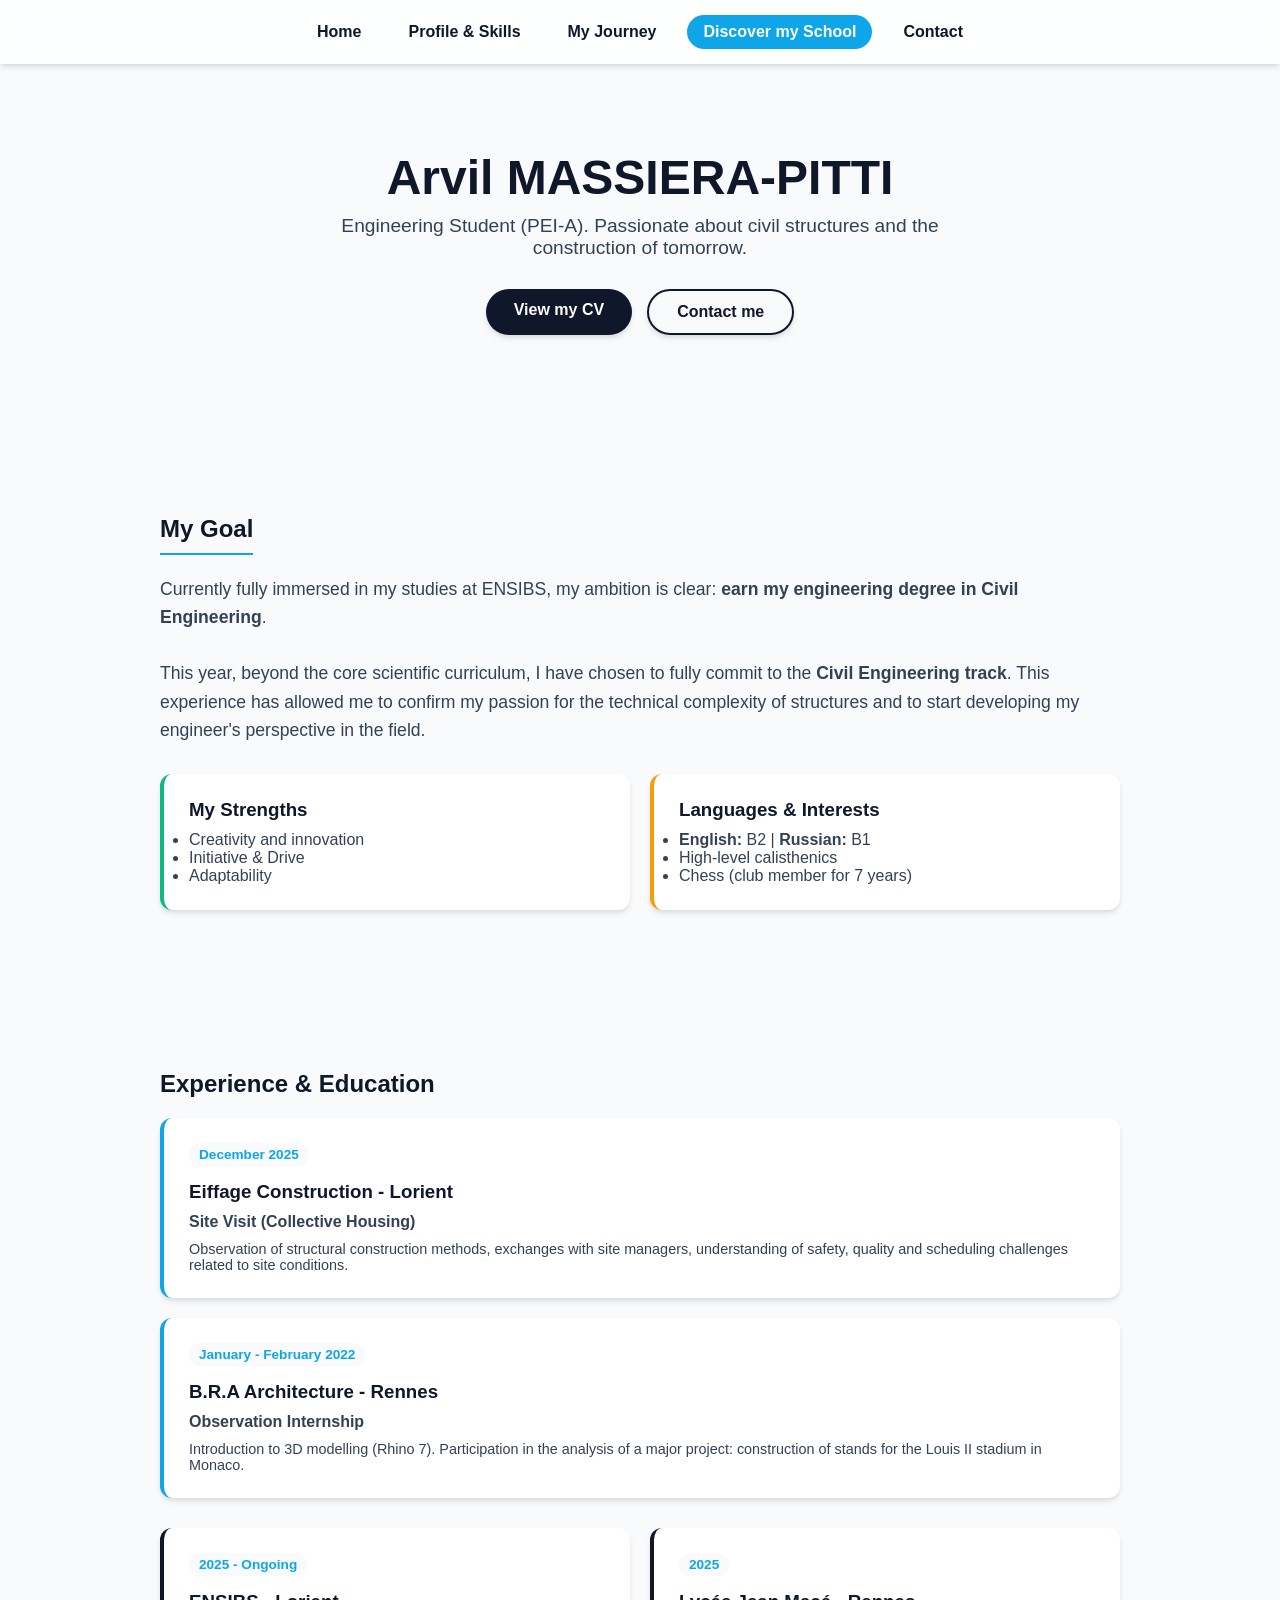
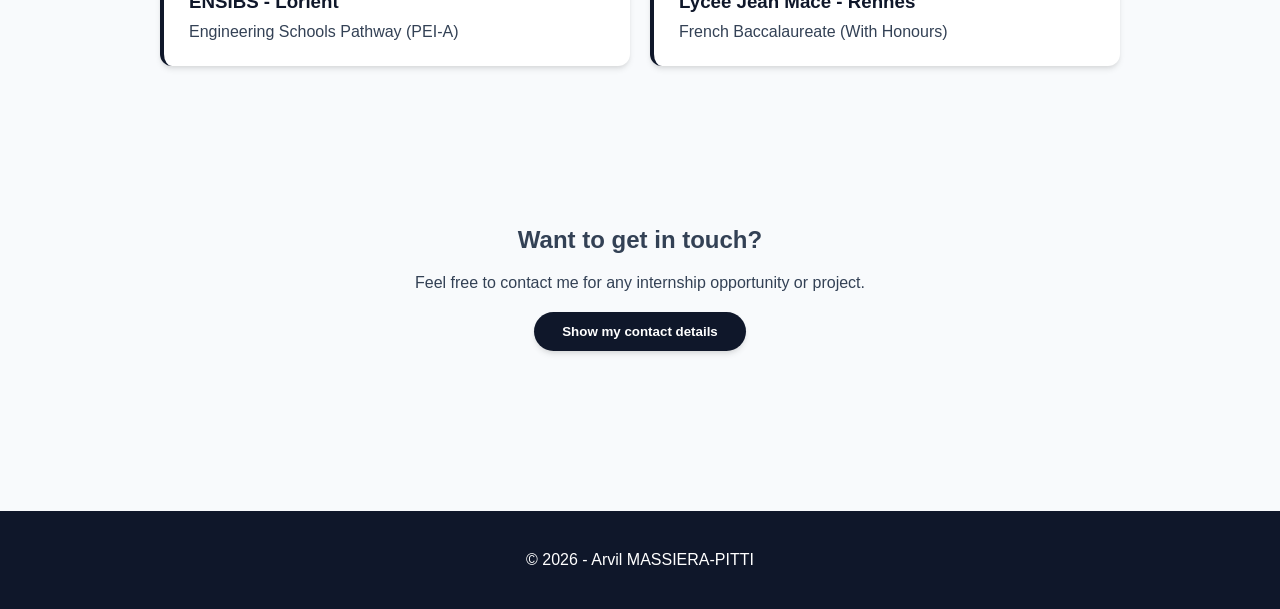
<file: index.html>
<!DOCTYPE html>
<html lang="fr">
<head>
    <meta charset="UTF-8">
    <meta name="viewport" content="width=device-width, initial-scale=1.0">
    <title>Portfolio | Arvil MASSIERA-PITTI</title>
    <link rel="stylesheet" href="style.css">
</head>
<body>

    <nav>
        <a href="#accueil">Home</a>
        <a href="#profil">Profile & Skills</a>
        <a href="#parcours">My Journey</a>
        <a href="ensibs.html" class="active-link">Discover my School</a>
        <a href="#contact">Contact</a>
    </nav>

    <section id="accueil" class="hero">
        <h1>Arvil MASSIERA-PITTI</h1>
        <p>Engineering Student (PEI-A). Passionate about civil structures and the construction of tomorrow.</p>
        <div style="display: flex; justify-content: center; gap: 15px;">
            <a href="#parcours" class="btn">View my CV</a>
            <a href="#contact" class="btn btn-outline">Contact me</a>
        </div>
    </section>

    <section id="profil">
        <h2 style="color: var(--primary-color); border-bottom: 2px solid var(--accent-color); padding-bottom: 10px; display: inline-block;">My Goal</h2>
        <p style="margin-top: 20px; font-size: 1.1rem; line-height: 1.6;">
            Currently fully immersed in my studies at ENSIBS, my ambition is clear: <strong>earn my engineering degree in Civil Engineering</strong>. 
            <br><br>
            This year, beyond the core scientific curriculum, I have chosen to fully commit to the <strong>Civil Engineering track</strong>. This experience has allowed me to confirm my passion for the technical complexity of structures and to start developing my engineer's perspective in the field.
        </p>

        <div class="grid-container">
            <div class="card" style="border-left-color: #10b981;">
                <h3>My Strengths</h3>
                <ul>
                    <li>Creativity and innovation</li>
                    <li>Initiative & Drive</li>
                    <li>Adaptability</li>
                </ul>
            </div>
            <div class="card" style="border-left-color: #f59e0b;">
                <h3>Languages & Interests</h3>
                <ul>
                    <li><strong>English:</strong> B2 | <strong>Russian:</strong> B1</li>
                    <li>High-level calisthenics</li>
                    <li>Chess (club member for 7 years)</li>
                </ul>
            </div>
        </div>
    </section>

    <section id="parcours">
        <h2 style="color: var(--primary-color); margin-bottom: 20px;">Experience & Education</h2>
        
        <div class="card">
            <span class="date-badge">December 2025</span>
            <h3>Eiffage Construction - Lorient</h3>
            <p><strong>Site Visit (Collective Housing)</strong></p>
            <p style="margin-top: 10px; font-size: 0.9rem;">Observation of structural construction methods, exchanges with site managers, understanding of safety, quality and scheduling challenges related to site conditions.</p>
        </div>

        <div class="card" style="margin-top: 20px;">
            <span class="date-badge">January - February 2022</span>
            <h3>B.R.A Architecture - Rennes</h3>
            <p><strong>Observation Internship</strong></p>
            <p style="margin-top: 10px; font-size: 0.9rem;">Introduction to 3D modelling (Rhino 7). Participation in the analysis of a major project: construction of stands for the Louis II stadium in Monaco.</p>
        </div>

        <div class="grid-container">
            <div class="card" style="border-left-color: var(--primary-color);">
                <span class="date-badge">2025 - Ongoing</span>
                <h3>ENSIBS - Lorient</h3>
                <p>Engineering Schools Pathway (PEI-A)</p>
            </div>
            <div class="card" style="border-left-color: var(--primary-color);">
                <span class="date-badge">2025</span>
                <h3>Lycée Jean Macé - Rennes</h3>
                <p>French Baccalaureate (With Honours)</p>
            </div>
        </div>
    </section>

    <section id="contact" style="text-align: center; margin-bottom: 100px;">
        <h2>Want to get in touch?</h2>
        <p style="margin: 20px 0;">Feel free to contact me for any internship opportunity or project.</p>
        
        <button id="btn-reveal" class="btn" onclick="revealContact()">Show my contact details</button>
        
        <div id="contact-info" style="display: none; margin-top: 30px; background: white; padding: 20px; border-radius: 12px; box-shadow: var(--shadow); max-width: 400px; margin-left: auto; margin-right: auto;">
            <p style="font-size: 1.2rem; font-weight: bold; color: var(--primary-color);">📞 06.50.25.31.78</p>
            <p style="margin: 10px 0;"><a href="mailto:arvil.massierapitti@gmail.com" style="color: var(--accent-color); font-weight: bold; text-decoration: none;">✉️ arvil.massierapitti@gmail.com</a></p>
            <p style="font-size: 0.9rem;">📍 10 rue de lanveur, Lorient 56100</p>
        </div>

        <script>
            function revealContact() {
                document.getElementById('contact-info').style.display = 'block';
                document.getElementById('btn-reveal').style.display = 'none';
            }
        </script>
    </section>

    <footer>
        <p>© 2026 - Arvil MASSIERA-PITTI</p>
    </footer>

</body>
</html>
</file>
<file: style.css>
/* --- VARIABLES ET RESET --- */
:root {
    --primary-color: #0f172a; /* Bleu nuit profond */
    --accent-color: #0ea5e9; /* Bleu électrique dynamique */
    --bg-light: #f8fafc; /* Gris très clair pour le fond */
    --text-main: #334155;
    --white: #ffffff;
    --shadow: 0 4px 6px -1px rgba(0, 0, 0, 0.1), 0 2px 4px -1px rgba(0, 0, 0, 0.06);
    --shadow-hover: 0 10px 15px -3px rgba(0, 0, 0, 0.1), 0 4px 6px -2px rgba(0, 0, 0, 0.05);
}

* {
    margin: 0;
    padding: 0;
    box-sizing: border-box;
    font-family: 'Segoe UI', Roboto, Helvetica, Arial, sans-serif;
}

html {
    scroll-behavior: smooth; /* Défilement fluide entre les sections */
    background-color: var(--bg-light);
    color: var(--text-main);
}

/* --- NAVIGATION (Effet Glassmorphism) --- */
nav {
    position: fixed;
    top: 0;
    width: 100%;
    background: rgba(255, 255, 255, 0.85);
    backdrop-filter: blur(10px); /* L'effet verre dépoli */
    box-shadow: var(--shadow);
    display: flex;
    justify-content: center;
    padding: 15px 20px;
    z-index: 1000;
    gap: 15px;
    flex-wrap: wrap;
}

nav a {
    text-decoration: none;
    color: var(--primary-color);
    font-weight: 600;
    padding: 8px 16px;
    border-radius: 20px;
    transition: all 0.3s ease;
}

nav a:hover, nav a.active-link {
    background-color: var(--accent-color);
    color: var(--white);
}

/* --- SECTIONS ET CONTENEURS --- */
section {
    padding: 100px 20px 60px; /* Espace en haut pour la nav fixe */
    max-width: 1000px;
    margin: 0 auto;
}

.hero {
    text-align: center;
    padding: 150px 20px 80px;
    animation: fadeIn 1s ease-out;
}

.hero h1 {
    font-size: 3rem;
    color: var(--primary-color);
    margin-bottom: 10px;
}

.hero p {
    font-size: 1.2rem;
    color: var(--text-main);
    max-width: 600px;
    margin: 0 auto 30px;
}

/* --- BOUTONS --- */
.btn {
    display: inline-block;
    background-color: var(--primary-color);
    color: var(--white);
    padding: 12px 28px;
    border-radius: 30px;
    text-decoration: none;
    font-weight: bold;
    border: none;
    cursor: pointer;
    transition: all 0.3s ease;
    box-shadow: var(--shadow);
}

.btn:hover {
    background-color: var(--accent-color);
    transform: translateY(-3px); /* Effet de soulèvement */
    box-shadow: var(--shadow-hover);
}

.btn-outline {
    background-color: transparent;
    border: 2px solid var(--primary-color);
    color: var(--primary-color);
}

.btn-outline:hover {
    background-color: var(--primary-color);
    color: var(--white);
}

/* --- CARTES (Expériences, Formations, Spécialités) --- */
.grid-container {
    display: grid;
    grid-template-columns: repeat(auto-fit, minmax(300px, 1fr));
    gap: 20px;
    margin-top: 30px;
}

.card {
    background: var(--white);
    padding: 25px;
    border-radius: 12px;
    box-shadow: var(--shadow);
    transition: all 0.3s ease;
    border-left: 4px solid var(--accent-color);
}

.card:hover {
    transform: translateY(-5px);
    box-shadow: var(--shadow-hover);
}

.card h3 {
    color: var(--primary-color);
    margin-bottom: 10px;
}

.date-badge {
    display: inline-block;
    background: var(--bg-light);
    color: var(--accent-color);
    font-size: 0.85rem;
    font-weight: bold;
    padding: 4px 10px;
    border-radius: 12px;
    margin-bottom: 15px;
}

/* --- ANIMATIONS --- */
@keyframes fadeIn {
    from { opacity: 0; transform: translateY(20px); }
    to { opacity: 1; transform: translateY(0); }
}

/* --- FOOTER --- */
footer {
    text-align: center;
    padding: 40px 20px;
    background-color: var(--primary-color);
    color: var(--white);
    margin-top: 50px;
}
</file>
